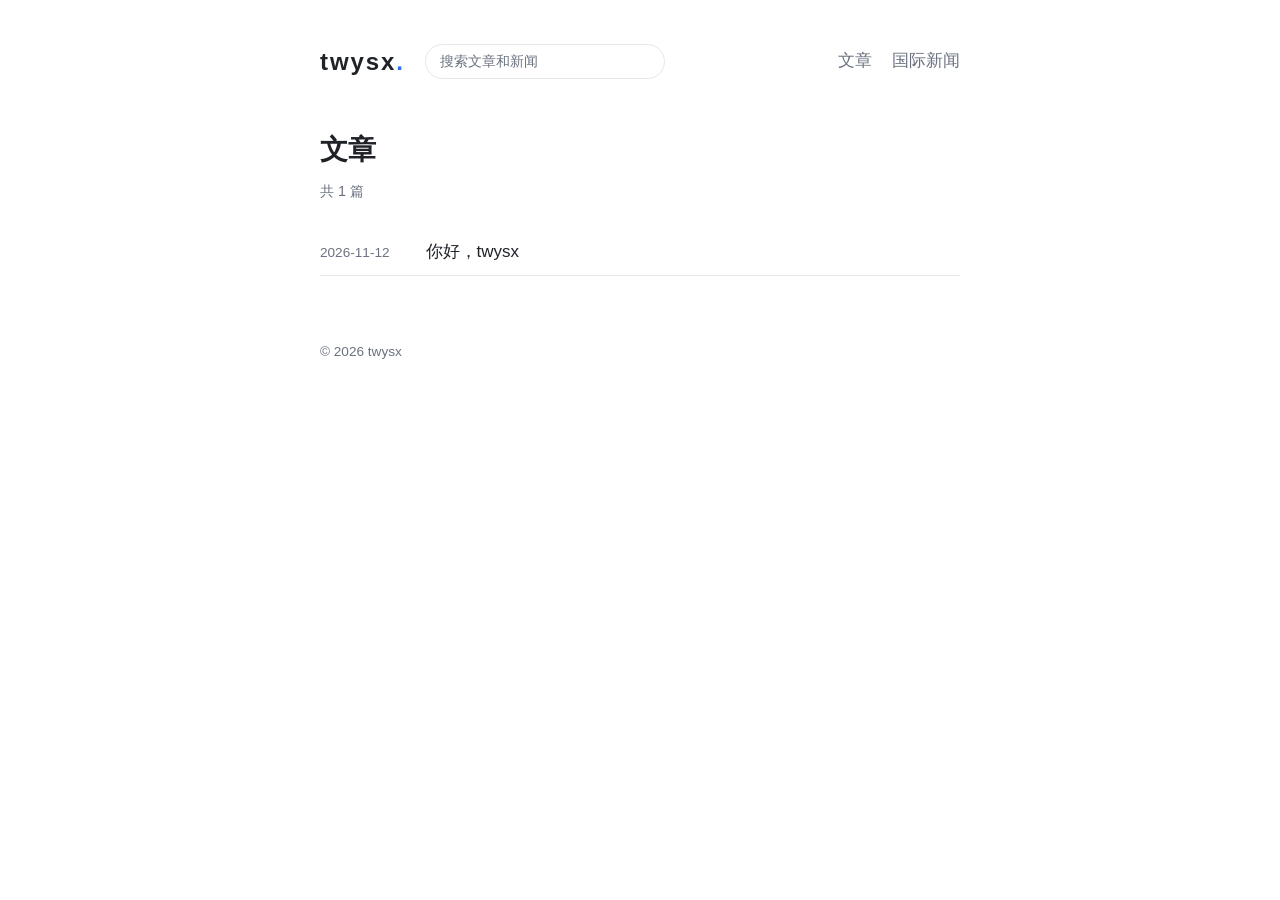
<file: articles/index.html>
<!DOCTYPE html>
<html lang="zh-CN">
<head>
<meta charset="utf-8">
<meta name="viewport" content="width=device-width,initial-scale=1">
<title>文章 · twysx</title>
<meta name="description" content="twysx 的文章">
<link rel="stylesheet" href="/style.css?v=38353fc8">
</head>
<body>
<div class="wrap">
<header class="site"><a class="brand" href="/">twysx<span>.</span></a><form class="search" action="/search/" method="get" role="search"><input type="search" name="q" placeholder="搜索文章和新闻" aria-label="搜索" autocomplete="off" enterkeyhint="search" maxlength="100"></form><nav><a href="/articles/">文章</a><a href="/news/">国际新闻</a></nav></header>
<main>
<h1>文章</h1>
<p class="meta">共 1 篇</p>
<ul class="list">
<li><time datetime="2026-11-12">2026-11-12</time><a href="/p/hello.html">你好，twysx</a></li>
</ul>

</main>
<footer class="site">© 2026 twysx</footer>
</div>
</body>
</html>
</file>
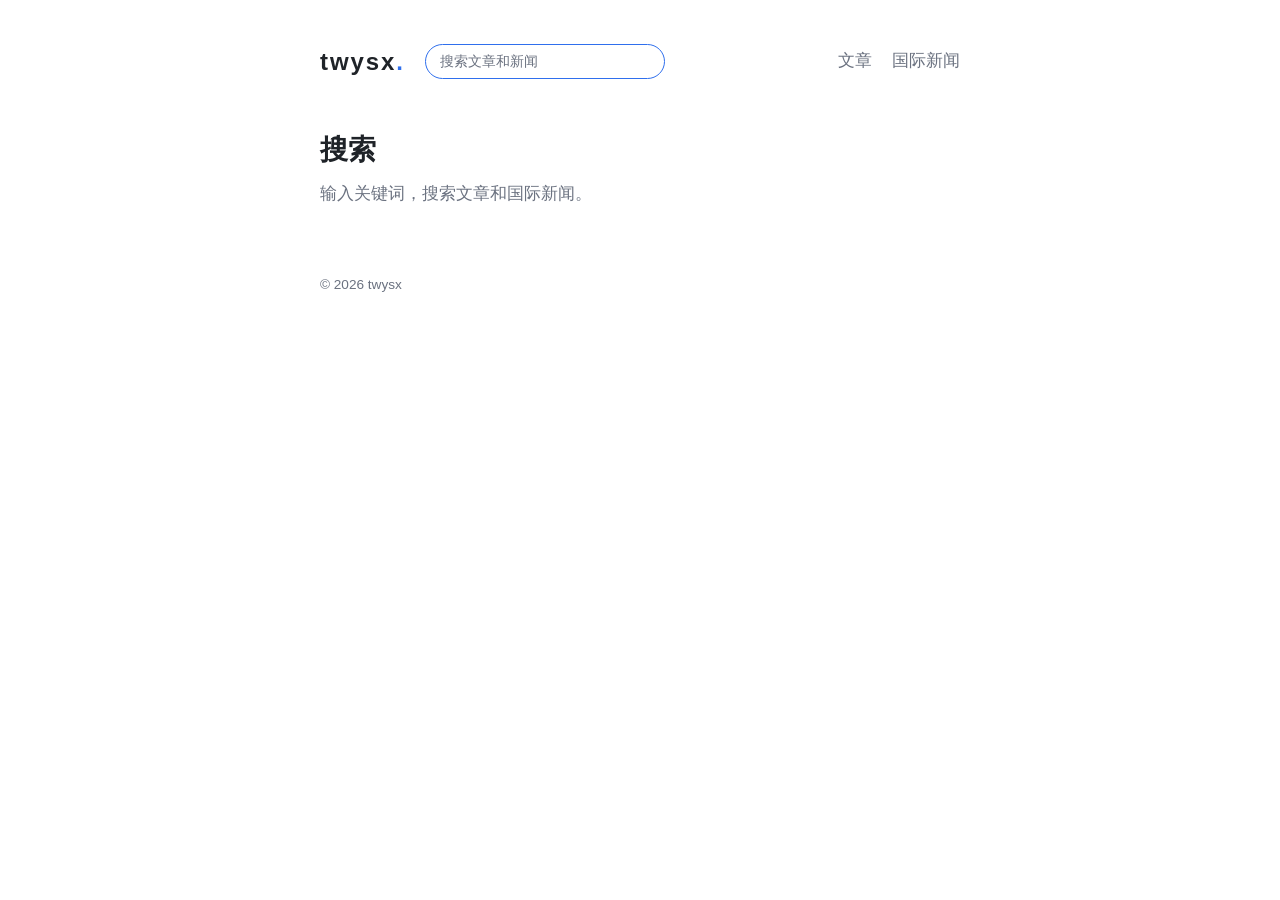
<file: search/index.html>
<!DOCTYPE html>
<html lang="zh-CN">
<head>
<meta charset="utf-8">
<meta name="viewport" content="width=device-width,initial-scale=1">
<title>搜索 · twysx</title>
<meta name="description" content="搜索 twysx 的文章和国际新闻">
<link rel="stylesheet" href="/style.css?v=38353fc8">
<meta name="robots" content="noindex">
</head>
<body>
<div class="wrap">
<header class="site"><a class="brand" href="/">twysx<span>.</span></a><form class="search" action="/search/" method="get" role="search"><input type="search" name="q" placeholder="搜索文章和新闻" aria-label="搜索" autocomplete="off" enterkeyhint="search" maxlength="100"></form><nav><a href="/articles/">文章</a><a href="/news/">国际新闻</a></nav></header>
<main>
<h1>搜索</h1>
<div id="res" aria-live="polite"><p class="hint">输入关键词，搜索文章和国际新闻。</p></div>
<noscript><p class="hint">搜索需要启用 JavaScript。</p></noscript>
<script>
(function () {
  var PER = 10;
  var box = document.getElementById('res');
  var form = document.querySelector('form.search');
  var input = form && form.elements.q;
  var docs = null, loading = null, warn = 0, seq = 0, cur = {q: '', p: 1};

  function el(tag, cls, text) {
    var e = document.createElement(tag);
    if (cls) e.className = cls;
    if (text != null) e.textContent = text;
    return e;
  }
  function note(text) { box.textContent = ''; box.appendChild(el('p', 'hint', text)); }
  function norm(q) { return String(q || '').replace(/\s+/g, ' ').trim().slice(0, 100); }
  function url(q, p) { return '/search/' + (q ? '?q=' + encodeURIComponent(q) + (p > 1 ? '&p=' + p : '') : ''); }

  // 404（还没有新闻索引之类）当作空；网络错误或坏 JSON 返回 null
  function getJSON(u) {
    return fetch(u, {cache: 'no-cache'})
      .then(function (r) { return r.status === 404 ? [] : (r.ok ? r.json() : null); })
      .catch(function () { return null; });
  }

  function load() {
    if (loading) return loading;
    loading = getJSON('/news/idx/index.json').then(function (months) {
      var urls = ['/search/posts.json'].concat((Array.isArray(months) ? months : []).map(function (m) {
        return '/news/idx/' + m + '.json';
      }));
      return Promise.all(urls.map(function (u) { return getJSON(u); })).then(function (parts) {
        var out = [], bad = Array.isArray(months) ? 0 : 1, total = urls.length + 1;
        parts.forEach(function (list, i) {
          if (!Array.isArray(list)) { bad++; return; }
          list.forEach(function (d) {
            var u = String(d && d.u || '');
            if (u.charAt(0) !== '/' || u.charAt(1) === '/' || u.charAt(1) === '\\') return;   // 只收站内链接
            d.k = i ? 'n' : 'p';
            d.tl = String(d.t || '').toLowerCase();
            d.h = d.tl + '\n' + String(d.s || '').toLowerCase() + '\n' + String(d.x || '').toLowerCase();
            out.push(d);
          });
        });
        return {docs: out, bad: bad, failed: bad >= total};
      });
    });
    return loading;
  }

  function pageNums(c, t) {
    var set = {}, out = [], last = 0;
    [1, t, c - 1, c, c + 1].forEach(function (n) { if (n >= 1 && n <= t) set[n] = 1; });
    Object.keys(set).map(Number).sort(function (a, b) { return a - b; }).forEach(function (n) {
      if (n - last === 2) out.push(last + 1);
      else if (n - last > 2) out.push(0);   // 0 = 省略号
      out.push(n);
      last = n;
    });
    return out;
  }

  function pager(c, t, q) {
    var nav = el('nav', 'pager');
    nav.setAttribute('aria-label', '分页');
    function link(n, text, label) {
      var a = el('a', '', text);
      a.href = url(q, n);
      a.setAttribute('data-p', n);
      if (label) a.setAttribute('aria-label', label);
      nav.appendChild(a);
    }
    if (c > 1) link(c - 1, '←', '上一页');
    pageNums(c, t).forEach(function (n) {
      if (!n) nav.appendChild(el('span', 'gap', '…'));
      else if (n === c) { var s = el('span', 'cur', String(n)); s.setAttribute('aria-current', 'page'); nav.appendChild(s); }
      else link(n, String(n));
    });
    if (c < t) link(c + 1, '→', '下一页');
    return nav;
  }

  function rx(ts) {
    return new RegExp(ts.slice().sort(function (a, b) { return b.length - a.length; }).map(function (t) {
      return t.replace(/[.*+?^${}()|[\]\\]/g, '\\$&');
    }).join('|'), 'gi');
  }

  // 把 text 里命中关键词的部分包进 <mark>，其余作为文本节点
  function hl(parent, text, re) {
    var last = 0, m;
    re.lastIndex = 0;
    while ((m = re.exec(text)) !== null) {
      if (!m[0]) { re.lastIndex++; continue; }
      if (m.index > last) parent.appendChild(document.createTextNode(text.slice(last, m.index)));
      parent.appendChild(el('mark', '', m[0]));
      last = m.index + m[0].length;
    }
    if (last < text.length) parent.appendChild(document.createTextNode(text.slice(last)));
  }

  function snippet(text, re) {
    text = String(text || '').replace(/\s+/g, ' ').trim();
    if (!text) return '';
    re.lastIndex = 0;
    var m = re.exec(text), at = m ? m.index : 0;
    var from = Math.max(0, at - 40), to = Math.min(text.length, from + 150);
    return (from > 0 ? '…' : '') + text.slice(from, to) + (to < text.length ? '…' : '');
  }

  function render(q, p) {
    var ts = q.toLowerCase().split(' ').slice(0, 8), list = [];
    docs.forEach(function (d) {
      var sc = 0;
      for (var i = 0; i < ts.length; i++) {          // 每个词都要出现（标题/来源/正文任一处）
        if (d.h.indexOf(ts[i]) < 0) return;
        sc += d.tl.indexOf(ts[i]) >= 0 ? 10 : 1;       // 标题命中权重更高
      }
      list.push({d: d, s: sc});
    });
    list.sort(function (a, b) { return b.s - a.s || (a.d.d < b.d.d ? 1 : a.d.d > b.d.d ? -1 : 0); });
    var total = Math.max(1, Math.ceil(list.length / PER));
    p = Math.min(Math.max(1, p || 1), total);
    cur.q = q; cur.p = p;
    box.textContent = '';
    if (warn) box.appendChild(el('p', 'hint', '部分搜索索引加载失败，结果可能不完整，稍后再搜一次试试。'));
    if (!list.length) {
      box.appendChild(el('p', 'hint', '没有找到与「' + q + '」相关的内容，试试更短或不同的关键词。'));
      return;
    }
    var re = rx(ts);
    box.appendChild(el('p', 'meta', '找到 ' + list.length + ' 条结果' + (total > 1 ? '，第 ' + p + ' / ' + total + ' 页' : '')));
    var ul = el('ul', 'res');
    list.slice((p - 1) * PER, p * PER).forEach(function (r) {
      var d = r.d, news = d.k === 'n', li = el('li'), a = el('a'), meta = el('div', 'meta');
      a.href = d.u;
      if (news) a.lang = 'en';
      hl(a, String(d.t || ''), re);
      li.appendChild(a);
      meta.appendChild(document.createTextNode(String(d.d || '') + ' · '));
      if (news) hl(meta, String(d.s || ''), re); else meta.appendChild(document.createTextNode('文章'));
      li.appendChild(meta);
      var sn = snippet(d.x, re);
      if (sn) { var para = el('p'); if (news) para.lang = 'en'; hl(para, sn, re); li.appendChild(para); }
      ul.appendChild(li);
    });
    box.appendChild(ul);
    if (total > 1) box.appendChild(pager(p, total, q));
  }

  function run(q, p) {
    q = norm(q);
    if (input) input.value = q;
    document.title = (q ? q + ' · ' : '') + '搜索 · twysx';
    var my = ++seq;
    if (!q) { note('输入关键词，搜索文章和国际新闻。'); if (input) input.focus(); return; }
    if (docs) { render(q, p); return; }
    note('搜索中…');
    load().then(function (r) {
      if (my !== seq) return;                         // 期间又发起了新的搜索，丢弃这次
      if (r.failed) { loading = null; note('搜索索引加载失败，请稍后再试。'); return; }
      docs = r.docs; warn = r.bad;
      render(q, p);
      if (warn) { docs = null; loading = null; }      // 部分失败：下次搜索重新加载
    });
  }

  function go(q, p) {
    q = norm(q);
    try { history.pushState(null, '', url(q, p)); } catch (e) {}
    run(q, p);
  }

  function fromURL() {
    var u = new URLSearchParams(location.search);
    run(u.get('q') || '', parseInt(u.get('p'), 10) || 1);
  }

  if (form) form.addEventListener('submit', function (e) { e.preventDefault(); go(input.value, 1); });
  box.addEventListener('click', function (e) {
    var a = e.target.closest ? e.target.closest('a[data-p]') : null;
    if (!a || e.button || e.metaKey || e.ctrlKey || e.shiftKey || e.altKey) return;
    e.preventDefault();
    go(cur.q, parseInt(a.getAttribute('data-p'), 10));
    window.scrollTo(0, 0);
  });
  window.addEventListener('popstate', fromURL);
  fromURL();
})();
</script>

</main>
<footer class="site">© 2026 twysx</footer>
</div>
</body>
</html>
</file>
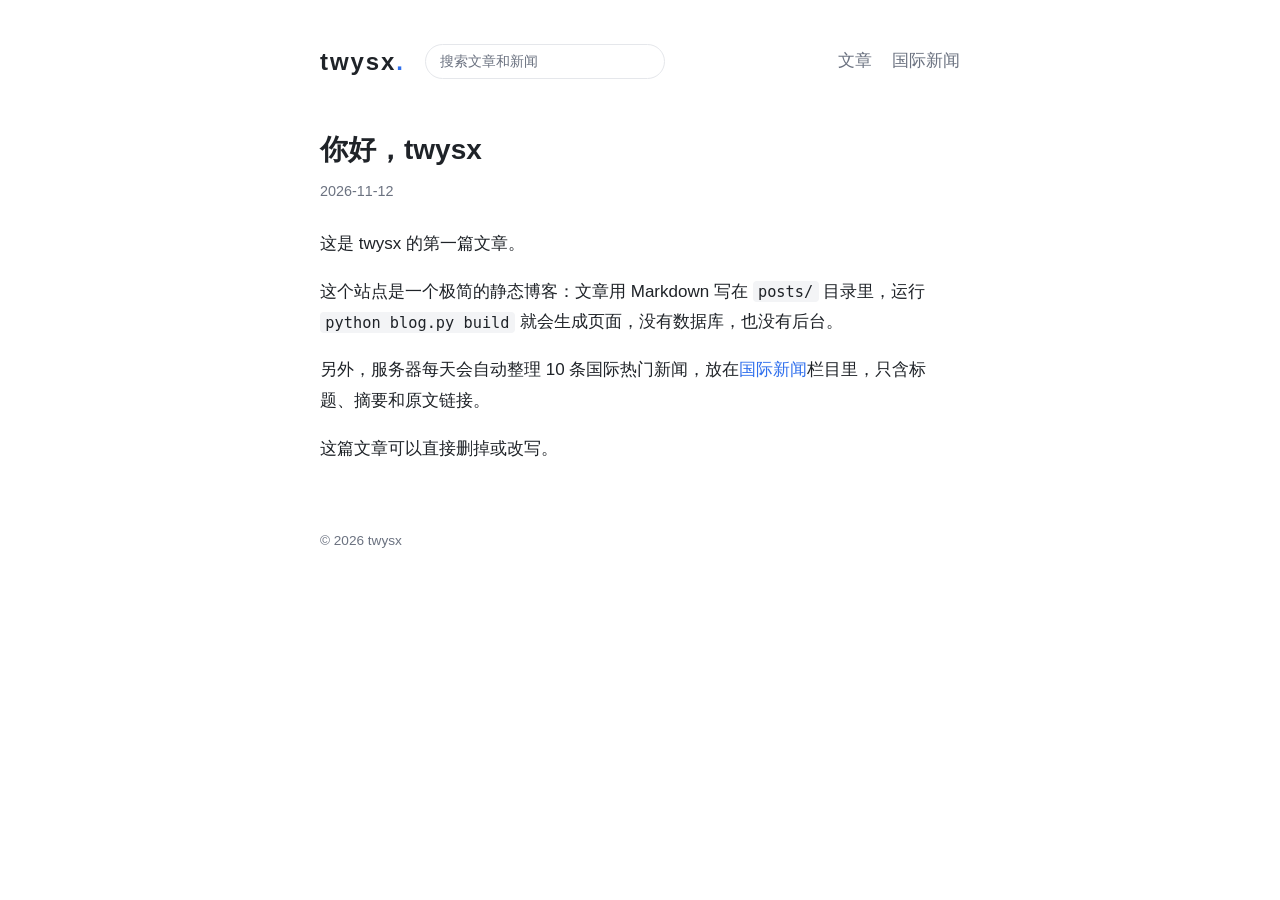
<file: p/hello.html>
<!DOCTYPE html>
<html lang="zh-CN">
<head>
<meta charset="utf-8">
<meta name="viewport" content="width=device-width,initial-scale=1">
<title>你好，twysx · twysx</title>
<meta name="description" content="这是 twysx 的第一篇文章。 这个站点是一个极简的静态博客：文章用 Markdown 写在 `posts/` 目录里，运行 `python blog.py build` 就会生成页面，没有数据库，也没有后台。 另外，服务器每天会自动整理">
<link rel="stylesheet" href="/style.css?v=38353fc8">
</head>
<body>
<div class="wrap">
<header class="site"><a class="brand" href="/">twysx<span>.</span></a><form class="search" action="/search/" method="get" role="search"><input type="search" name="q" placeholder="搜索文章和新闻" aria-label="搜索" autocomplete="off" enterkeyhint="search" maxlength="100"></form><nav><a href="/articles/">文章</a><a href="/news/">国际新闻</a></nav></header>
<main>
<article>
<h1>你好，twysx</h1>
<p class="meta"><time datetime="2026-11-12">2026-11-12</time></p>
<p>这是 twysx 的第一篇文章。</p>
<p>这个站点是一个极简的静态博客：文章用 Markdown 写在 <code>posts/</code> 目录里，运行 <code>python blog.py build</code> 就会生成页面，没有数据库，也没有后台。</p>
<p>另外，服务器每天会自动整理 10 条国际热门新闻，放在<a href="/news/">国际新闻</a>栏目里，只含标题、摘要和原文链接。</p>
<p>这篇文章可以直接删掉或改写。</p>
</article>
</main>
<footer class="site">© 2026 twysx</footer>
</div>
</body>
</html>
</file>
<file: style.css>
:root{--bg:#fff;--fg:#1f2328;--mut:#6b7280;--line:#e5e7eb;--acc:#2f6fed;--onacc:#fff;--code:#f3f4f6;--mark:#fff1a8}
@media (prefers-color-scheme:dark){:root{--bg:#0f1115;--fg:#e6e6e6;--mut:#8a8f98;--line:#23262d;--acc:#4f8cff;--onacc:#0f1115;--code:#171a21;--mark:#5a4a00}}
*{box-sizing:border-box}
[hidden]{display:none!important}
html{-webkit-text-size-adjust:100%}
body{margin:0;background:var(--bg);color:var(--fg);font:17px/1.8 -apple-system,"Segoe UI","PingFang SC","Microsoft YaHei",sans-serif}
a{color:var(--acc);text-decoration:none}
a:hover{text-decoration:underline}
.wrap{max-width:680px;margin:0 auto;padding:2.5rem 1.25rem 4rem}

header.site{display:flex;flex-wrap:wrap;align-items:center;gap:.75rem 1.25rem;margin-bottom:3rem}
.brand{font-size:1.5rem;font-weight:700;letter-spacing:.08em;color:var(--fg)}
.brand span{color:var(--acc)}
.brand:hover{text-decoration:none}
header.site nav{margin-left:auto}
header.site nav a{margin-left:1.25rem;color:var(--mut)}
header.site nav a:hover{color:var(--fg);text-decoration:none}
footer.site{margin-top:4rem;color:var(--mut);font-size:.85rem}

form.search{flex:1 1 9rem;max-width:15rem;margin:0}
.search input{width:100%;padding:.35rem .85rem;border:1px solid var(--line);border-radius:999px;background:transparent;color:var(--fg);font:inherit;font-size:.9rem;line-height:1.5;-webkit-appearance:none;appearance:none;outline:0}
.search input::placeholder{color:var(--mut)}
.search input:focus{border-color:var(--acc)}

h1{font-size:1.75rem;line-height:1.35;margin:.2rem 0 .6rem}
h2{font-size:1.25rem;margin:2.2rem 0 .8rem}
h3,h4{font-size:1.05rem;margin:1.8rem 0 .6rem}
p{margin:0 0 1.1rem}
.meta{color:var(--mut);font-size:.9rem;margin:0 0 1.5rem}
.lead{font-size:1.05rem}
.note{color:var(--mut);font-size:.85rem;margin-top:2rem}
.hint{color:var(--mut)}

.sec{display:flex;justify-content:space-between;align-items:baseline;margin:2.5rem 0 .4rem;font-size:.85rem;font-weight:600;letter-spacing:.1em;color:var(--mut)}
.sec a{font-weight:400;letter-spacing:0}
.sec .cnt{margin-left:.6rem;font-weight:400;letter-spacing:0}
.list{list-style:none;margin:0;padding:0}
.list li{display:flex;gap:1rem;align-items:baseline;padding:.5rem 0;border-bottom:1px solid var(--line)}
.list time{flex:none;min-width:5.6rem;color:var(--mut);font-size:.85rem;font-variant-numeric:tabular-nums}
.list time a{color:inherit}
.list time a:hover{color:var(--acc)}
.list li>a{flex:1;min-width:0;color:var(--fg)}
.list li>a:hover{color:var(--acc);text-decoration:none}
.list small{flex:none;color:var(--mut);font-size:.8rem}

.pager{display:flex;flex-wrap:wrap;justify-content:center;gap:.4rem;margin:2rem 0 0;font-size:.9rem;line-height:1.5}
.pager a,.pager span{min-width:2.2rem;padding:.2rem .55rem;text-align:center;border:1px solid var(--line);border-radius:6px}
.pager a{color:var(--fg)}
.pager a:hover{border-color:var(--acc);color:var(--acc);text-decoration:none}
.pager .cur{background:var(--acc);border-color:var(--acc);color:var(--onacc);font-weight:600}
.pager .gap{min-width:1.2rem;padding:.2rem 0;border-color:transparent;color:var(--mut)}
.pager.day{justify-content:space-between}
.pager.day a[rel=next]{margin-left:auto}

.res{list-style:none;margin:0;padding:0}
.res li{padding:.9rem 0;border-bottom:1px solid var(--line)}
.res li>a{color:var(--fg);font-size:1.05rem;line-height:1.5}
.res li>a:hover{color:var(--acc);text-decoration:none}
.res .meta{margin:.1rem 0 .3rem;font-size:.8rem}
.res p{margin:0;color:var(--mut);font-size:.9rem;line-height:1.65}
mark{background:var(--mark);color:var(--fg);border-radius:2px;padding:0 .1em}

.btn{display:inline-block;padding:.3rem .9rem;border:1px solid var(--line);border-radius:6px;color:var(--fg)}
.btn:hover{border-color:var(--acc);color:var(--acc);text-decoration:none}
.also{margin:2rem 0 0;padding:0;list-style:none;font-size:.95rem}
.also li{margin:.3rem 0}

pre,code{background:var(--code);border-radius:4px;font:.9em/1.6 ui-monospace,SFMono-Regular,Consolas,monospace}
code{padding:.1em .35em}
pre{padding:.8rem 1rem;overflow:auto;margin:0 0 1.1rem}
pre code{padding:0;background:none}
blockquote{margin:0 0 1.1rem;padding:.1rem 1rem;border-left:3px solid var(--line);color:var(--mut)}
blockquote p{margin:.5rem 0}
ul,ol{padding-left:1.4rem;margin:0 0 1.1rem}
img{max-width:100%;height:auto}

@media (max-width:480px){
  body{font-size:16px}
  form.search{order:3;flex-basis:100%;max-width:none}
  .search input{font-size:16px}
  .list li{flex-wrap:wrap;gap:.1rem .8rem}
  .list li>a{flex-basis:100%;order:3}
  .pager{gap:.3rem}
  .pager a,.pager span{min-width:2rem;padding:.2rem .4rem}
  .pager .gap{min-width:1rem}
}
</file>
